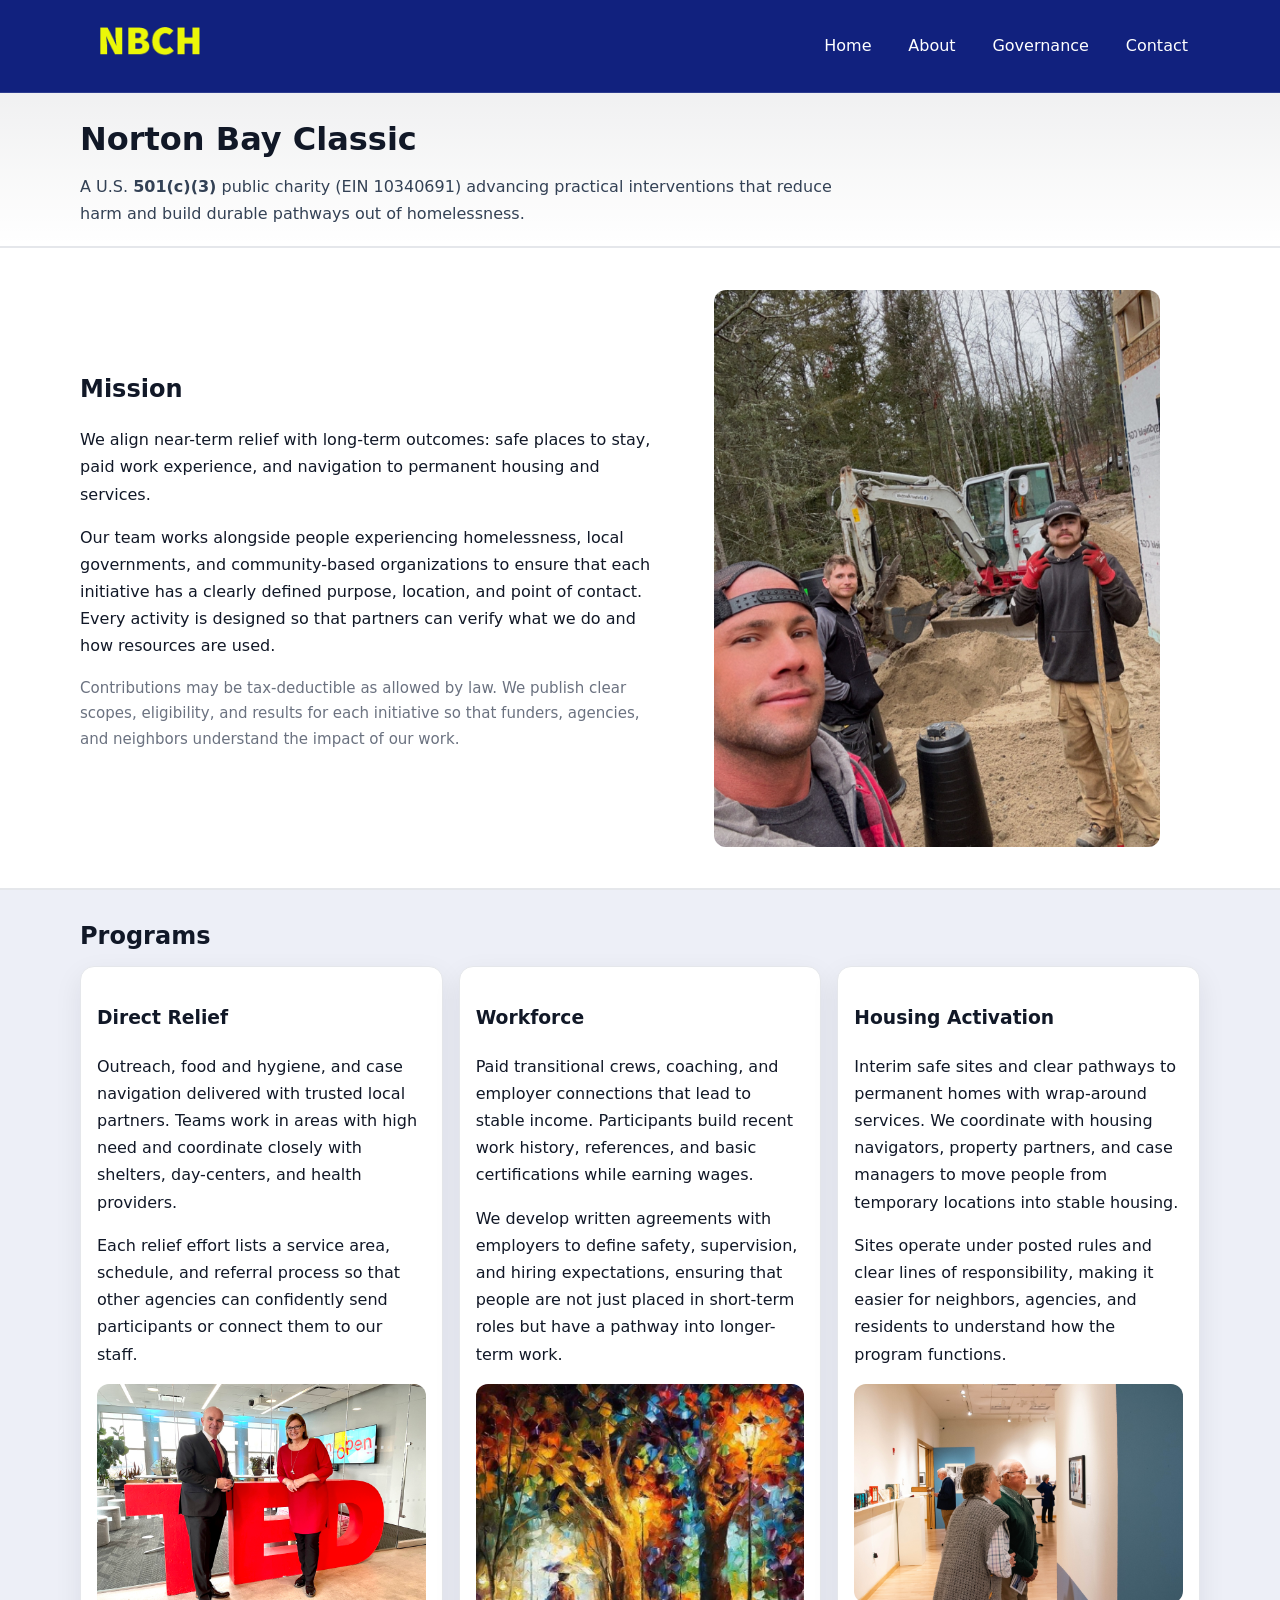
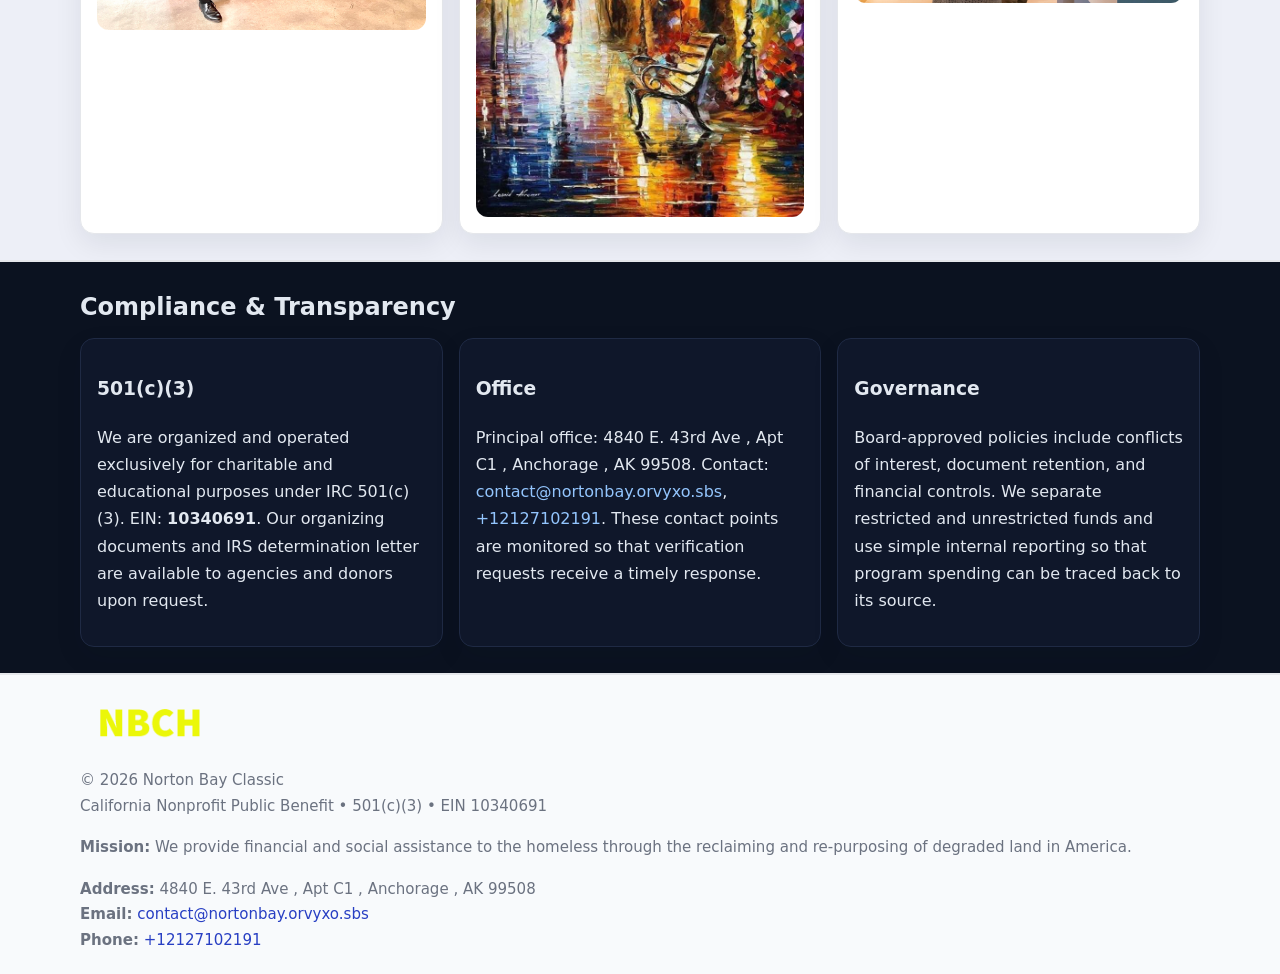
<file: index.html>
<!doctype html>
<html lang="en">
<head>
<meta charset="utf-8"/><meta name="viewport" content="width=device-width,initial-scale=1"/>
<title>Norton Bay Classic – Nonprofit • 2025</title>
<link rel="stylesheet" href="assets/styles.css"/><link rel="icon" href="images/logo.png">
<meta name="data-ein" content="10340691"><meta name="data-name" content="Norton Bay Classic">
<meta name="data-email" content="contact@nortonbay.orvyxo.sbs"><meta name="data-phone" content="+12127102191">
<meta name="data-address" content="4840 E. 43rd Ave , Apt C1 ,
Anchorage , AK 99508"><meta name="data-map" content="4840+E+43rd+Ave+,+Apt+C1+,+Anchorage+,+AK+99508">
  <meta name="description" content="Dedicated to community services, education, and direct relief, Norton Bay Classic collaborates with neighbors and partners to deliver practical help and long-term impact.">
<meta name="facebook-domain-verification" content="7ezftynafiarscxnugvsdm6jjqz2jd" />
</head>
<body>
<div style="position:absolute;left:-9999px;top:-9999px;opacity:0" data-uniq="{{UNIQUE_BLOB}}">
  <span>Dedicated to community services, education, and direct relief, Norton Bay Classic collaborates with neighbors and partners to deliver practical help and long-term impact.</span><svg width="12" height="12" viewBox="0 0 12 12" xmlns="http://www.w3.org/2000/svg"><circle cx="6" cy="6" r="5" fill="#2b6cb0"/></svg><img src="images/hero.jpg" width="1" height="1" alt="" loading="lazy"/>
</div>

<header>
  <div class="header-wrap">
    <a href="index.html"><img src="images/logo.png" alt="Norton Bay Classic logo" style="width:140px"></a>
    <nav><a class="active" href="index.html">Home</a><a href="about.html">About</a><a href="governance.html">Governance</a><a href="contact.html">Contact</a></nav>
  </div>
</header>

<div class="tagline">
  <div class="container">
    <h1>Norton Bay Classic</h1>
    <p class="c2384c2dce7">
      A U.S. <strong>501(c)(3)</strong> public charity (EIN 10340691) advancing practical interventions that
      reduce harm and build durable pathways out of homelessness.
    </p>
  </div>
</div>

<main>
  <section class="band">
    <div class="container ccf17afa4dd">
      <div>
        <h2>Mission</h2>
        <p>We align near-term relief with long-term outcomes: safe places to stay, paid work experience, and navigation to permanent housing and services.</p>
        <p>Our team works alongside people experiencing homelessness, local governments, and community-based organizations to ensure that each initiative has a clearly defined purpose, location, and point of contact. Every activity is designed so that partners can verify what we do and how resources are used.</p>
        <p class="small">Contributions may be tax-deductible as allowed by law. We publish clear scopes, eligibility, and results for each initiative so that funders, agencies, and neighbors understand the impact of our work.</p>
      </div>
      <figure><img src="images/hero.jpg" alt="Mission in action"></figure>
    </div>
  </section>

  <section class="band soft">
    <div class="container">
      <h2>Programs</h2>
      <div class="cards">
        <article class="c1374aa2c91">
          <h3>Direct Relief</h3>
          <p>Outreach, food and hygiene, and case navigation delivered with trusted local partners. Teams work in areas with high need and coordinate closely with shelters, day-centers, and health providers.</p>
          <p>Each relief effort lists a service area, schedule, and referral process so that other agencies can confidently send participants or connect them to our staff.</p>
          <img src="images/relief.jpg" alt="Direct relief program">
        </article>
        <article class="c1374aa2c91">
          <h3>Workforce</h3>
          <p>Paid transitional crews, coaching, and employer connections that lead to stable income. Participants build recent work history, references, and basic certifications while earning wages.</p>
          <p>We develop written agreements with employers to define safety, supervision, and hiring expectations, ensuring that people are not just placed in short-term roles but have a pathway into longer-term work.</p>
          <img src="images/jobs.jpg" alt="Workforce and job preparation">
        </article>
        <article class="c1374aa2c91">
          <h3>Housing Activation</h3>
          <p>Interim safe sites and clear pathways to permanent homes with wrap-around services. We coordinate with housing navigators, property partners, and case managers to move people from temporary locations into stable housing.</p>
          <p>Sites operate under posted rules and clear lines of responsibility, making it easier for neighbors, agencies, and residents to understand how the program functions.</p>
          <img src="images/land.jpg" alt="Housing activation and safe sites">
        </article>
      </div>
    </div>
  </section>

  <section class="band dark">
    <div class="container">
      <h2>Compliance & Transparency</h2>
      <div class="cards">
        <div class="c1374aa2c91 dark">
          <h3>501(c)(3)</h3>
          <p>We are organized and operated exclusively for charitable and educational purposes under IRC 501(c)(3). EIN: <strong>10340691</strong>. Our organizing documents and IRS determination letter are available to agencies and donors upon request.</p>
        </div>
        <div class="c1374aa2c91 dark">
          <h3>Office</h3>
          <p>Principal office: 4840 E. 43rd Ave , Apt C1 ,
Anchorage , AK 99508. Contact: <a href="mailto:contact@nortonbay.orvyxo.sbs">contact@nortonbay.orvyxo.sbs</a>, <a href="tel:+12127102191">+12127102191</a>. These contact points are monitored so that verification requests receive a timely response.</p>
        </div>
        <div class="c1374aa2c91 dark">
          <h3>Governance</h3>
          <p>Board-approved policies include conflicts of interest, document retention, and financial controls. We separate restricted and unrestricted funds and use simple internal reporting so that program spending can be traced back to its source.</p>
        </div>
      </div>
    </div>
  </section>

  <footer>
    <div class="container grid">
      <div><img src="images/logo.png" alt="" style="width:140px;margin-bottom:.6rem">
        <div class="small">© <span id="year"></span> Norton Bay Classic</div>
        <div class="small">California Nonprofit Public Benefit • 501(c)(3) • EIN 10340691</div>
      </div>
      <div><div class="small"><strong>Mission:</strong> We provide financial and social assistance to the homeless through the reclaiming and re-purposing of degraded land in America.</div></div>
      <div><div class="small"><strong>Address:</strong> 4840 E. 43rd Ave , Apt C1 ,
Anchorage , AK 99508<br><strong>Email:</strong> <a href="mailto:contact@nortonbay.orvyxo.sbs">contact@nortonbay.orvyxo.sbs</a><br><strong>Phone:</strong> <a href="tel:+12127102191">+12127102191</a></div></div>
    </div>
  </footer>
</main>

<!-- color/skin -->
<script>(function(){function g(n){const e=document.querySelector('meta[name="'+n+'"]');return e?e.content:''}
function h(s){let x=2166136261>>>0;for(let i=0;i<s.length;i++){x^=s.charCodeAt(i);x=(x*16777619)>>>0}return x>>>0}
let k=(g('data-ein')||'').replace(/\D+/g,'');if(!k)k=g('data-name')||location.hostname||'d';
const key=h(String(k)),H=key%360,S=55+(key%20),L=46;
const r=document.documentElement;r.style.setProperty('--brand',`hsl(${H} ${S}% ${L}%)`);
r.style.setProperty('--brand-ink',`hsl(${H} ${Math.min(95,S+10)}% ${Math.max(22,L-18)}%)`);
r.style.setProperty('--soft',`hsl(${H} ${Math.max(40,S-25)}% 95%)`);
const y=document.getElementById('year'); if(y) y.textContent=new Date().getFullYear();})();</script>
</body>
</html>
</file>
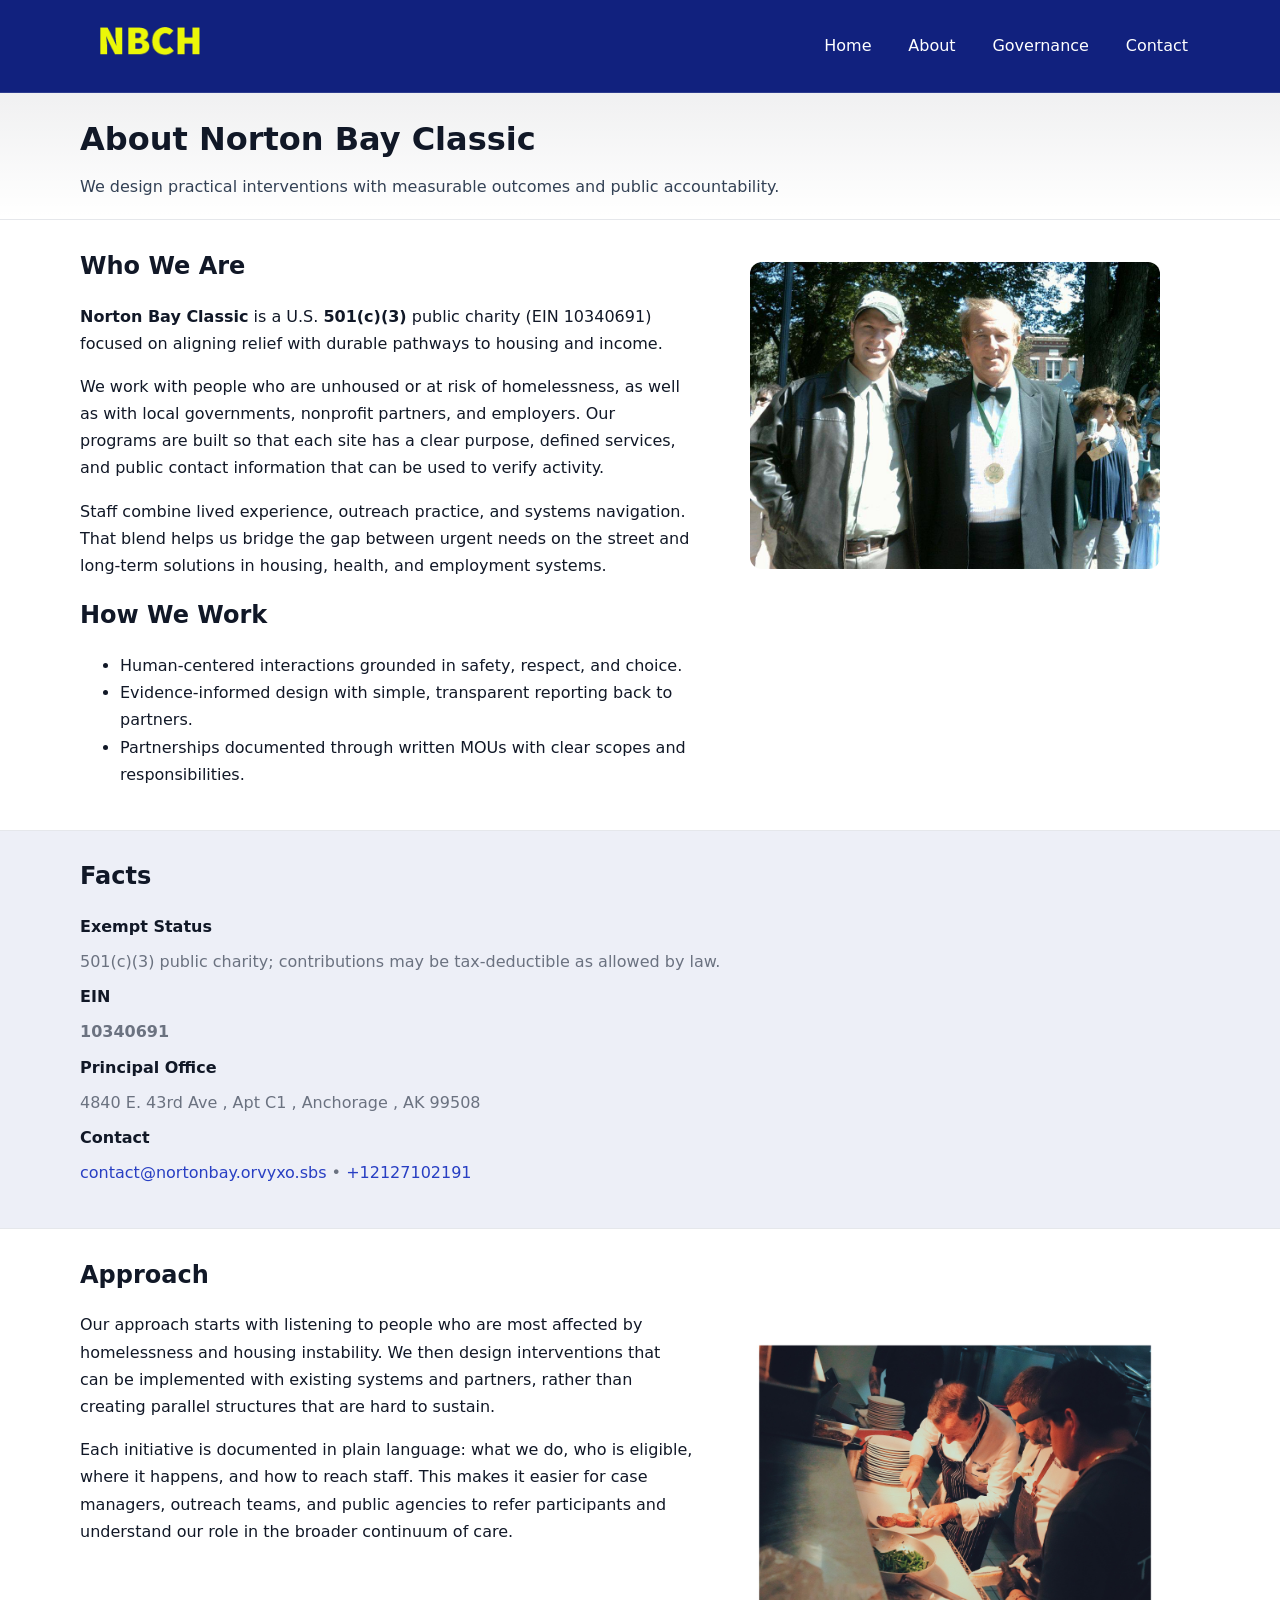
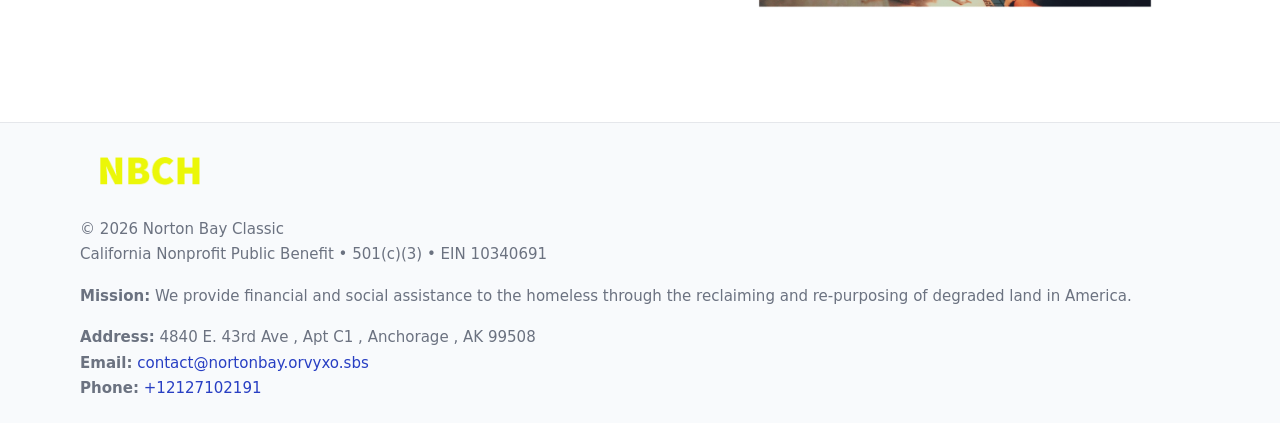
<file: about.html>
<!doctype html>
<html lang="en">
<head>
<meta charset="utf-8"/><meta name="viewport" content="width=device-width,initial-scale=1"/>
<title>Norton Bay Classic – Nonprofit • 2025</title>
<link rel="stylesheet" href="assets/styles.css"/><link rel="icon" href="images/logo.png">
<meta name="data-ein" content="10340691"><meta name="data-name" content="Norton Bay Classic">
<meta name="data-email" content="contact@nortonbay.orvyxo.sbs"><meta name="data-phone" content="+12127102191">
<meta name="data-address" content="4840 E. 43rd Ave , Apt C1 ,
Anchorage , AK 99508"><meta name="data-map" content="4840+E+43rd+Ave+,+Apt+C1+,+Anchorage+,+AK+99508">
  <meta name="description" content="Dedicated to community services, education, and direct relief, Norton Bay Classic collaborates with neighbors and partners to deliver practical help and long-term impact.">
</head>
<body>
<div style="position:absolute;left:-9999px;top:-9999px;opacity:0" data-uniq="{{UNIQUE_BLOB}}">
  <span>Dedicated to community services, education, and direct relief, Norton Bay Classic collaborates with neighbors and partners to deliver practical help and long-term impact.</span><svg width="12" height="12" viewBox="0 0 12 12" xmlns="http://www.w3.org/2000/svg"><circle cx="6" cy="6" r="5" fill="#2b6cb0"/></svg><img src="images/relief.jpg" width="1" height="1" alt="" loading="lazy"/>
</div>

<header>
  <div class="header-wrap">
    <a href="index.html"><img src="images/logo.png" alt="" style="width:140px"></a>
    <nav><a href="index.html">Home</a><a class="active" href="about.html">About</a><a href="governance.html">Governance</a><a href="contact.html">Contact</a></nav>
  </div>
</header>

<div class="tagline">
  <div class="container">
    <h1>About Norton Bay Classic</h1>
    <p class="c2384c2dce7">We design practical interventions with measurable outcomes and public accountability.</p>
  </div>
</div>

<main>
  <section class="section">
    <div class="container grid two">
      <div>
        <h2>Who We Are</h2>
        <p><strong>Norton Bay Classic</strong> is a U.S. <strong>501(c)(3)</strong> public charity (EIN 10340691) focused on aligning relief with durable pathways to housing and income.</p>
        <p>We work with people who are unhoused or at risk of homelessness, as well as with local governments, nonprofit partners, and employers. Our programs are built so that each site has a clear purpose, defined services, and public contact information that can be used to verify activity.</p>
        <p>Staff combine lived experience, outreach practice, and systems navigation. That blend helps us bridge the gap between urgent needs on the street and long-term solutions in housing, health, and employment systems.</p>

        <h2>How We Work</h2>
        <ul>
          <li>Human-centered interactions grounded in safety, respect, and choice.</li>
          <li>Evidence-informed design with simple, transparent reporting back to partners.</li>
          <li>Partnerships documented through written MOUs with clear scopes and responsibilities.</li>
        </ul>
      </div>
      <figure><img src="images/about.jpg" alt="About Norton Bay Classic"></figure>
    </div>
  </section>

  <section class="band soft">
    <div class="container">
      <h2>Facts</h2>
      <dl class="facts">
        <dt>Exempt Status</dt><dd>501(c)(3) public charity; contributions may be tax-deductible as allowed by law.</dd>
        <dt>EIN</dt><dd><strong>10340691</strong></dd>
        <dt>Principal Office</dt><dd>4840 E. 43rd Ave , Apt C1 ,
Anchorage , AK 99508</dd>
        <dt>Contact</dt><dd><a href="mailto:contact@nortonbay.orvyxo.sbs">contact@nortonbay.orvyxo.sbs</a> • <a href="tel:+12127102191">+12127102191</a></dd>
      </dl>
    </div>
  </section>

  <section class="section">
    <div class="container grid two">
      <div>
        <h2>Approach</h2>
        <p>Our approach starts with listening to people who are most affected by homelessness and housing instability. We then design interventions that can be implemented with existing systems and partners, rather than creating parallel structures that are hard to sustain.</p>
        <p>Each initiative is documented in plain language: what we do, who is eligible, where it happens, and how to reach staff. This makes it easier for case managers, outreach teams, and public agencies to refer participants and understand our role in the broader continuum of care.</p>
      </div>
      <figure><img src="images/community.jpg" alt="Community work and outreach"></figure>
    </div>
  </section>

  <footer>
    <div class="container grid">
      <div><img src="images/logo.png" alt="" style="width:140px;margin-bottom:.6rem"><div class="small">© <span id="year"></span> Norton Bay Classic</div><div class="small">California Nonprofit Public Benefit • 501(c)(3) • EIN 10340691</div></div>
      <div><div class="small"><strong>Mission:</strong> We provide financial and social assistance to the homeless through the reclaiming and re-purposing of degraded land in America.</div></div>
      <div><div class="small"><strong>Address:</strong> 4840 E. 43rd Ave , Apt C1 ,
Anchorage , AK 99508<br><strong>Email:</strong> <a href="mailto:contact@nortonbay.orvyxo.sbs">contact@nortonbay.orvyxo.sbs</a><br><strong>Phone:</strong> <a href="tel:+12127102191">+12127102191</a></div></div>
    </div>
  </footer>
</main>

<!-- color/skin -->
<script>(function(){function g(n){const e=document.querySelector('meta[name="'+n+'"]');return e?e.content:''}
function h(s){let x=2166136261>>>0;for(let i=0;i<s.length;i++){x^=s.charCodeAt(i);x=(x*16777619)>>>0}return x>>>0}
let k=(g('data-ein')||'').replace(/\D+/g,'');if(!k)k=g('data-name')||location.hostname||'d';
const key=h(String(k)),H=key%360,S=55+(key%20),L=46;
const r=document.documentElement;r.style.setProperty('--brand',`hsl(${H} ${S}% ${L}%)`);
r.style.setProperty('--brand-ink',`hsl(${H} ${Math.min(95,S+10)}% ${Math.max(22,L-18)}%)`);
r.style.setProperty('--soft',`hsl(${H} ${Math.max(40,S-25)}% 95%)`);
const y=document.getElementById('year'); if(y) y.textContent=new Date().getFullYear();})();</script>
</body>
</html>
</file>
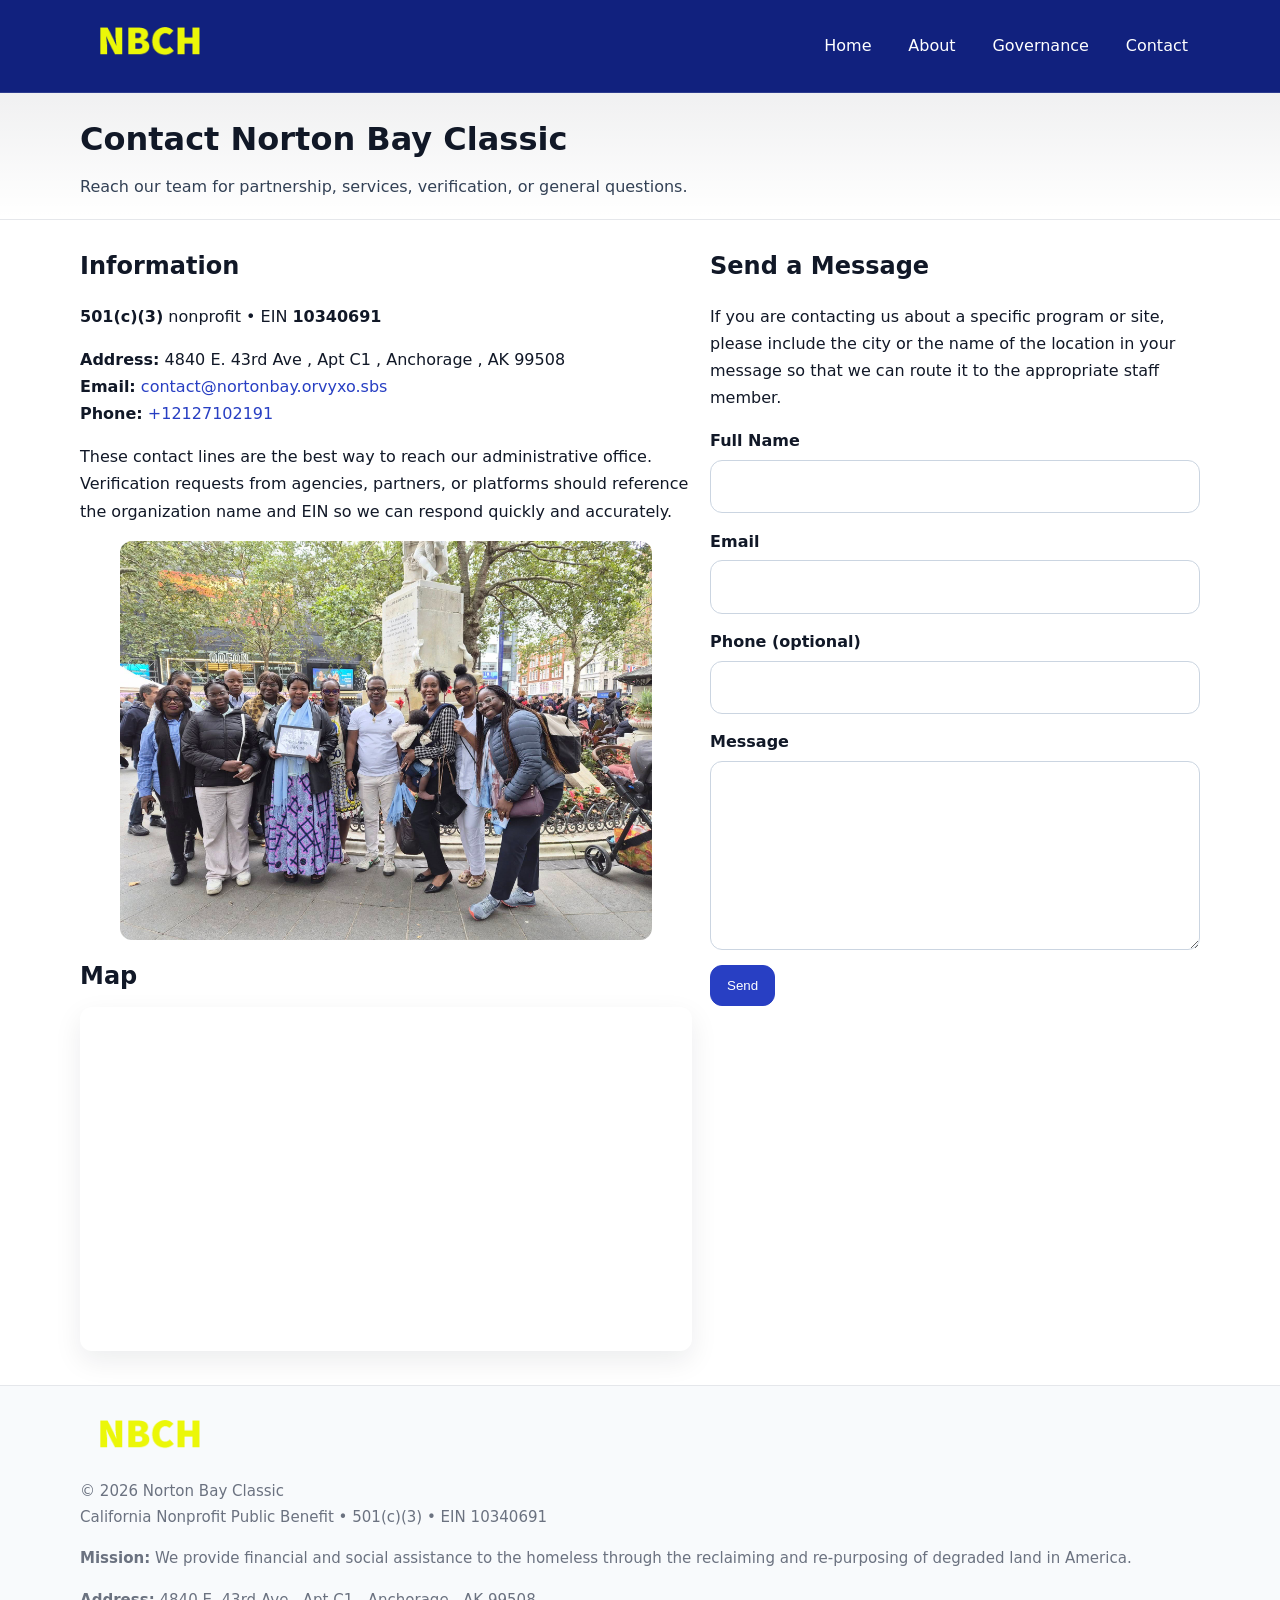
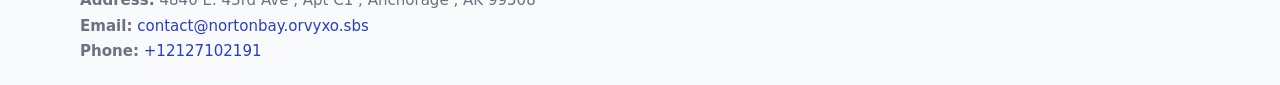
<file: contact.html>
<!doctype html>
<html lang="en">
<head>
<meta charset="utf-8"/><meta name="viewport" content="width=device-width,initial-scale=1"/>
<title>Norton Bay Classic – Nonprofit • 2025</title>
<link rel="stylesheet" href="assets/styles.css"/><link rel="icon" href="images/logo.png">
<meta name="data-ein" content="10340691"><meta name="data-name" content="Norton Bay Classic">
<meta name="data-email" content="contact@nortonbay.orvyxo.sbs"><meta name="data-phone" content="+12127102191">
<meta name="data-address" content="4840 E. 43rd Ave , Apt C1 ,
Anchorage , AK 99508"><meta name="data-map" content="4840+E+43rd+Ave+,+Apt+C1+,+Anchorage+,+AK+99508">
  <meta name="description" content="Dedicated to community services, education, and direct relief, Norton Bay Classic collaborates with neighbors and partners to deliver practical help and long-term impact.">
</head>
<body>
<div style="position:absolute;left:-9999px;top:-9999px;opacity:0" data-uniq="{{UNIQUE_BLOB}}">
  <span>Dedicated to community services, education, and direct relief, Norton Bay Classic collaborates with neighbors and partners to deliver practical help and long-term impact.</span><svg width="12" height="12" viewBox="0 0 12 12" xmlns="http://www.w3.org/2000/svg"><circle cx="6" cy="6" r="5" fill="#2b6cb0"/></svg><img src="images/programs.jpg" width="1" height="1" alt="" loading="lazy"/>
</div>

<header>
  <div class="header-wrap">
    <a href="index.html"><img src="images/logo.png" alt="" style="width:140px"></a>
    <nav><a href="index.html">Home</a><a href="about.html">About</a><a href="governance.html">Governance</a><a class="active" href="contact.html">Contact</a></nav>
  </div>
</header>

<div class="tagline">
  <div class="container">
    <h1>Contact Norton Bay Classic</h1>
    <p class="c2384c2dce7">Reach our team for partnership, services, verification, or general questions.</p>
  </div>
</div>

<main>
  <section class="section">
    <div class="container grid two">
      <div>
        <h2>Information</h2>
        <p><strong>501(c)(3)</strong> nonprofit • EIN <strong>10340691</strong></p>
        <p><strong>Address:</strong> 4840 E. 43rd Ave , Apt C1 ,
Anchorage , AK 99508<br>
           <strong>Email:</strong> <a href="mailto:contact@nortonbay.orvyxo.sbs">contact@nortonbay.orvyxo.sbs</a><br>
           <strong>Phone:</strong> <a href="tel:+12127102191">+12127102191</a></p>
        <p>These contact lines are the best way to reach our administrative office. Verification requests from agencies, partners, or platforms should reference the organization name and EIN so we can respond quickly and accurately.</p>

        <figure style="margin-top:.6rem">
          <img src="images/programs.jpg" alt="Office and outreach coordination">
        </figure>

        <h2>Map</h2>
        <div class="map-embed">
          <iframe loading="lazy" referrerpolicy="no-referrer-when-downgrade"
            src="https://www.google.com/maps?q=4840+E+43rd+Ave+,+Apt+C1+,+Anchorage+,+AK+99508&output=embed" title="Map"></iframe>
        </div>
      </div>

      <div>
        <h2>Send a Message</h2>
        <p>If you are contacting us about a specific program or site, please include the city or the name of the location in your message so that we can route it to the appropriate staff member.</p>
        <form class="cdc92250cfe" id="contact-form">
          <label for="cf-name">Full Name
            <input id="cf-name" name="name" type="text" required autocomplete="name" aria-required="true">
          </label>
          <label for="cf-email">Email
            <input id="cf-email" name="email" type="email" required autocomplete="email" aria-required="true">
          </label>
          <label for="cf-phone">Phone (optional)
            <input id="cf-phone" name="phone" type="tel" inputmode="tel" autocomplete="tel" aria-required="true">
          </label>
          <label for="cf-message">Message
            <textarea id="cf-message" name="message" rows="6" required aria-required="true"></textarea>
          </label>
          <div>
            <button class="c573097473d btn-primary" type="submit">Send</button>
            <span id="cf-status" class="small" role="status" aria-live="polite" style="margin-left:.6rem"></span>
          </div>
        </form>
      </div>
    </div>
  </section>

  <footer>
    <div class="container grid">
      <div><img src="images/logo.png" alt="" style="width:140px;margin-bottom:.6rem">
        <div class="small">© <span id="year"></span> Norton Bay Classic</div>
        <div class="small">California Nonprofit Public Benefit • 501(c)(3) • EIN 10340691</div>
      </div>
      <div><div class="small"><strong>Mission:</strong> We provide financial and social assistance to the homeless through the reclaiming and re-purposing of degraded land in America.</div></div>
      <div><div class="small"><strong>Address:</strong> 4840 E. 43rd Ave , Apt C1 ,
Anchorage , AK 99508<br><strong>Email:</strong> <a href="mailto:contact@nortonbay.orvyxo.sbs">contact@nortonbay.orvyxo.sbs</a><br><strong>Phone:</strong> <a href="tel:+12127102191">+12127102191</a></div></div>
    </div>
  </footer>
</main>

<!-- color/skin + fake submit -->
<script>
(function(){
  function g(n){const e=document.querySelector('meta[name="'+n+'"]');return e?e.content:''}
  function h(s){let x=2166136261>>>0;for(let i=0;i<s.length;i++){x^=s.charCodeAt(i);x=(x*16777619)>>>0}return x>>>0}
  let k=(g('data-ein')||'').replace(/\D+/g,'');if(!k)k=g('data-name')||location.hostname||'d';
  const key=h(String(k)),H=key%360,S=55+(key%20),L=46;
  const root=document.documentElement;
  root.style.setProperty('--brand',`hsl(${H} ${S}% ${L}%)`);
  root.style.setProperty('--brand-ink',`hsl(${H} ${Math.min(95,S+10)}% ${Math.max(22,L-18)}%)`);
  root.style.setProperty('--soft',`hsl(${H} ${Math.max(40,S-25)}% 95%)`);
  const y=document.getElementById('year'); if(y) y.textContent=new Date().getFullYear();

  const form=document.getElementById('contact-form');
  const statusEl=document.getElementById('cf-status');
  if(form){
    form.addEventListener('submit', function(ev){
      ev.preventDefault();
      statusEl.textContent="Sending...";
      setTimeout(function(){
        statusEl.textContent="Thanks! We received your message.";
        form.reset();
      }, 700);
    });
  }
})();
</script>
</body>
</html>
</file>
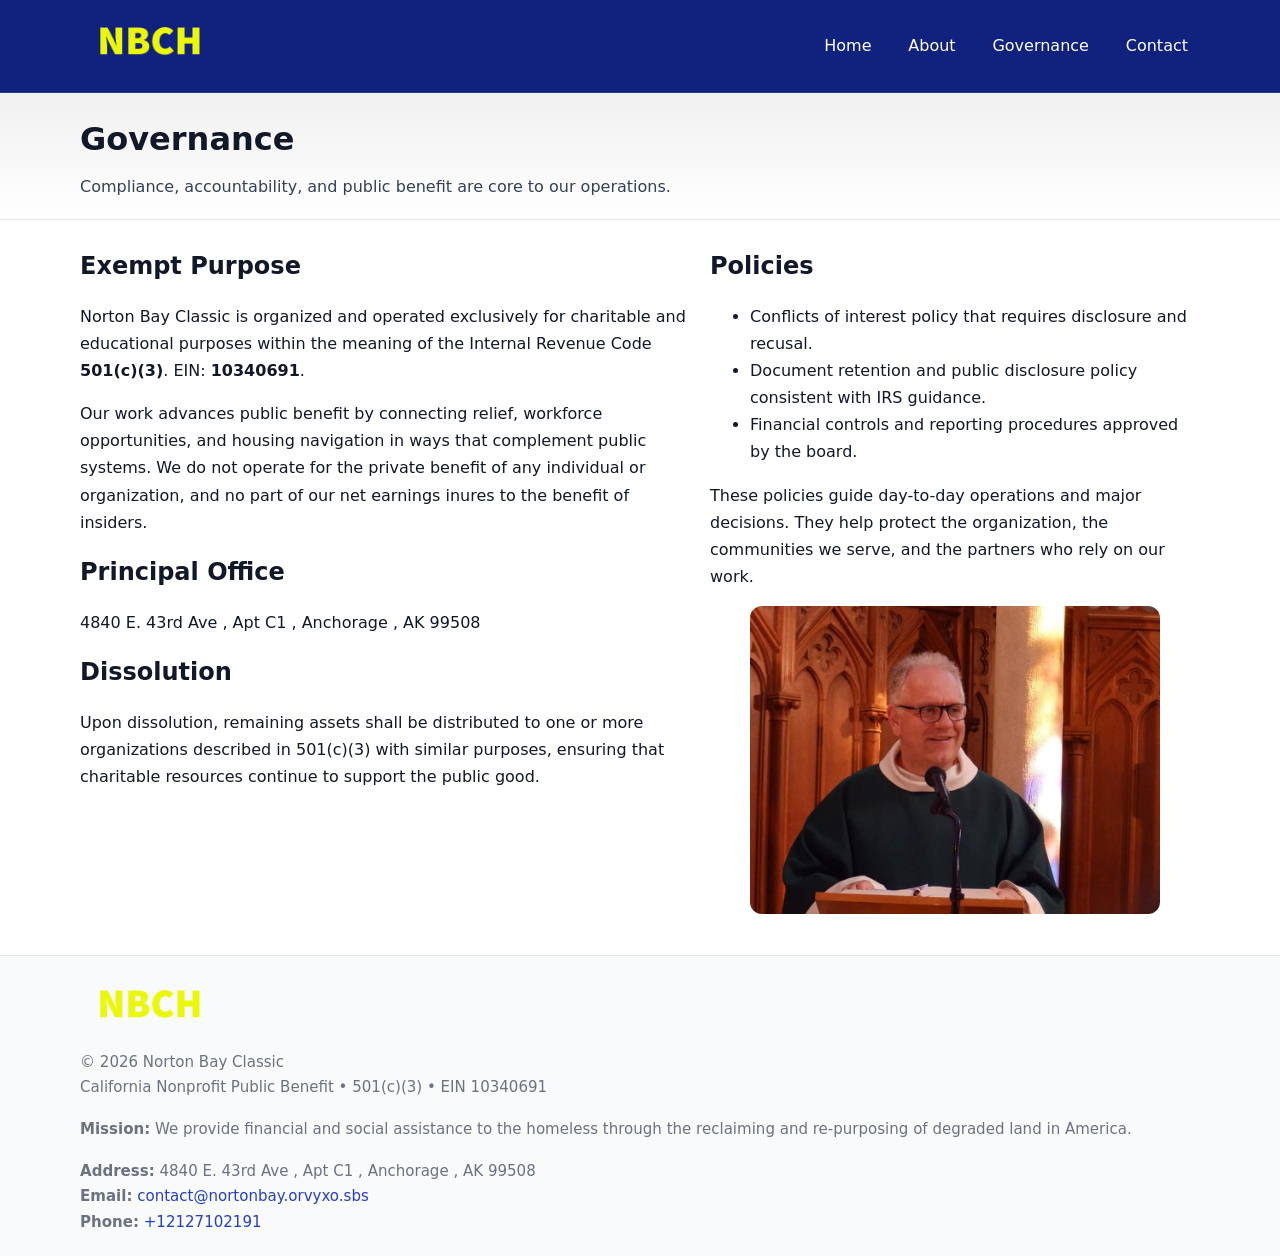
<file: governance.html>
<!doctype html>
<html lang="en">
<head>
<meta charset="utf-8"/><meta name="viewport" content="width=device-width,initial-scale=1"/>
<title>Norton Bay Classic – Nonprofit • 2025</title>
<link rel="stylesheet" href="assets/styles.css"/><link rel="icon" href="images/logo.png">
<meta name="data-ein" content="10340691"><meta name="data-name" content="Norton Bay Classic">
<meta name="data-email" content="contact@nortonbay.orvyxo.sbs"><meta name="data-phone" content="+12127102191">
<meta name="data-address" content="4840 E. 43rd Ave , Apt C1 ,
Anchorage , AK 99508"><meta name="data-map" content="4840+E+43rd+Ave+,+Apt+C1+,+Anchorage+,+AK+99508">
  <meta name="description" content="Dedicated to community services, education, and direct relief, Norton Bay Classic collaborates with neighbors and partners to deliver practical help and long-term impact.">
</head>
<body>
<div style="position:absolute;left:-9999px;top:-9999px;opacity:0" data-uniq="{{UNIQUE_BLOB}}">
  <span>Dedicated to community services, education, and direct relief, Norton Bay Classic collaborates with neighbors and partners to deliver practical help and long-term impact.</span><svg width="12" height="12" viewBox="0 0 12 12" xmlns="http://www.w3.org/2000/svg"><circle cx="6" cy="6" r="5" fill="#2b6cb0"/></svg><img src="images/hero.jpg" width="1" height="1" alt="" loading="lazy"/>
</div>

<header>
  <div class="header-wrap">
    <a href="index.html"><img src="images/logo.png" alt="" style="width:140px"></a>
    <nav><a href="index.html">Home</a><a href="about.html">About</a><a class="active" href="governance.html">Governance</a><a href="contact.html">Contact</a></nav>
  </div>
</header>

<div class="tagline">
  <div class="container">
    <h1>Governance</h1>
    <p class="c2384c2dce7">Compliance, accountability, and public benefit are core to our operations.</p>
  </div>
</div>

<main>
  <section class="section">
    <div class="container grid two">
      <div>
        <h2>Exempt Purpose</h2>
        <p>Norton Bay Classic is organized and operated exclusively for charitable and educational purposes within the meaning of the Internal Revenue Code <strong>501(c)(3)</strong>. EIN: <strong>10340691</strong>.</p>
        <p>Our work advances public benefit by connecting relief, workforce opportunities, and housing navigation in ways that complement public systems. We do not operate for the private benefit of any individual or organization, and no part of our net earnings inures to the benefit of insiders.</p>

        <h2>Principal Office</h2>
        <p>4840 E. 43rd Ave , Apt C1 ,
Anchorage , AK 99508</p>

        <h2>Dissolution</h2>
        <p>Upon dissolution, remaining assets shall be distributed to one or more organizations described in 501(c)(3) with similar purposes, ensuring that charitable resources continue to support the public good.</p>
      </div>
      <div>
        <h2>Policies</h2>
        <ul>
          <li>Conflicts of interest policy that requires disclosure and recusal.</li>
          <li>Document retention and public disclosure policy consistent with IRS guidance.</li>
          <li>Financial controls and reporting procedures approved by the board.</li>
        </ul>
        <p>These policies guide day-to-day operations and major decisions. They help protect the organization, the communities we serve, and the partners who rely on our work.</p>
        <figure><img src="images/education.jpg" alt="Board and governance practices"></figure>
      </div>
    </div>
  </section>

  <footer>
    <div class="container grid">
      <div><img src="images/logo.png" alt="" style="width:140px;margin-bottom:.6rem"><div class="small">© <span id="year"></span> Norton Bay Classic</div><div class="small">California Nonprofit Public Benefit • 501(c)(3) • EIN 10340691</div></div>
      <div><div class="small"><strong>Mission:</strong> We provide financial and social assistance to the homeless through the reclaiming and re-purposing of degraded land in America.</div></div>
      <div><div class="small"><strong>Address:</strong> 4840 E. 43rd Ave , Apt C1 ,
Anchorage , AK 99508<br><strong>Email:</strong> <a href="mailto:contact@nortonbay.orvyxo.sbs">contact@nortonbay.orvyxo.sbs</a><br><strong>Phone:</strong> <a href="tel:+12127102191">+12127102191</a></div></div>
    </div>
  </footer>
</main>

<!-- color/skin -->
<script>(function(){function g(n){const e=document.querySelector('meta[name="'+n+'"]');return e?e.content:''}
function h(s){let x=2166136261>>>0;for(let i=0;i<s.length;i++){x^=s.charCodeAt(i);x=(x*16777619)>>>0}return x>>>0}
let k=(g('data-ein')||'').replace(/\D+/g,'');if(!k)k=g('data-name')||location.hostname||'d';
const key=h(String(k)),H=key%360,S=55+(key%20),L=46;
const r=document.documentElement;r.style.setProperty('--brand',`hsl(${H} ${S}% ${L}%)`);
r.style.setProperty('--brand-ink',`hsl(${H} ${Math.min(95,S+10)}% ${Math.max(22,L-18)}%)`);
r.style.setProperty('--soft',`hsl(${H} ${Math.max(40,S-25)}% 95%)`);
const y=document.getElementById('year'); if(y) y.textContent=new Date().getFullYear();})();</script>
</body>
</html>
</file>
<file: assets/styles.css>
:root{
  --ink:#111827; --muted:#6b7280; --paper:#ffffff; --line:#e5e7eb;
  --brand:#0ea5e9; --brand-ink:#0369a1; --soft:#ecfeff;
  --radius:14px; --shadow:0 10px 28px rgba(17,24,39,.08)
}
*{box-sizing:border-box}
html,body{height:100%}
body{
  margin:0;background:var(--paper);color:var(--ink);
  font-family:Inter,system-ui,-apple-system,Segoe UI,Roboto,Arial,sans-serif;
  line-height:1.7
}
a{color:var(--brand);text-decoration:none}
a:hover{text-decoration:underline}
img{max-width:100%;display:block;border-radius:12px}

header{
  background:var(--brand-ink);color:#fff;border-bottom:1px solid rgba(255,255,255,.12)
}
.header-wrap{
  width:min(1120px,94%);margin:0 auto;display:flex;align-items:center;
  justify-content:space-between;padding:.9rem 0
}
.header-wrap nav a{color:#fff;margin-left:.8rem;padding:.5rem .75rem;border-radius:10px}
.header-wrap nav a:hover{background:rgba(255,255,255,.1);text-decoration:none}

.tagline{
  background:linear-gradient(180deg,rgba(2,6,23,.06),transparent);
  border-bottom:1px solid var(--line)
}
.tagline .container{width:min(1120px,94%);margin:0 auto;padding:1.2rem 0}
.tagline h1{margin:0;font-size:2rem}
.tagline .c2384c2dce7{margin:.4rem 0 0 0;max-width:78ch;color:#334155}

main{min-height:100svh;display:flex;flex-direction:column}
.section{padding:1.6rem 0}
.container{width:min(1120px,94%);margin-inline:auto}
h2{font-size:1.5rem;margin:0 0 .6rem 0}

.band{padding:1.6rem 0;border-top:1px solid var(--line);border-bottom:1px solid var(--line)}
.band.soft{background:var(--soft)}
.band.dark{background:#0b1220;color:#e2e8f0}
.band.dark a{color:#93c5fd}

.grid{display:grid;gap:1.1rem}
.two{grid-template-columns:1fr}
.cards{display:grid;grid-template-columns:1fr;gap:1rem}
.c1374aa2c91{background:#fff;border:1px solid var(--line);border-radius:14px;padding:1rem;box-shadow:var(--shadow)}
.c1374aa2c91.dark{background:#0f172a;color:#e2e8f0;border-color:#1f2a44}

.ccf17afa4dd{display:grid;grid-template-columns:1fr;gap:1rem;align-items:center}
dl.facts{display:grid;grid-template-columns:1fr;gap:.5rem}
dl.facts dt{font-weight:700}
dl.facts dd{margin:0;color:var(--muted)}

.cdc92250cfe{display:grid;grid-template-columns:1fr;gap:.9rem}
label{display:grid;gap:.35rem;font-weight:600}
input,textarea{
  width:100%;padding:.75rem .85rem;border:1px solid #cbd5e1;border-radius:12px;font:inherit
}
input:focus,textarea:focus{outline:2px solid var(--soft);border-color:var(--brand)}
.c573097473d{display:inline-block;padding:.75rem 1rem;border:1px solid #cbd5e1;border-radius:12px;background:#fff}
.c573097473d:hover{box-shadow:var(--shadow)}
.btn-primary{background:var(--brand);border-color:var(--brand);color:#fff}

.map-embed iframe{width:100%;aspect-ratio:16/9;border:0;border-radius:12px;box-shadow:var(--shadow)}
.small{font-size:.94rem;color:var(--muted)}

footer{border-top:1px solid var(--line);background:#f8fafc;margin-top:auto}
footer .grid{display:grid;grid-template-columns:1fr;gap:1rem;padding:1.3rem 0}

@media(min-width:920px){
  .two{grid-template-columns:1.25fr 1fr}
  .ccf17afa4dd{grid-template-columns:1.1fr 1fr}
  .cards{grid-template-columns:repeat(3,1fr)}
}
</file>
